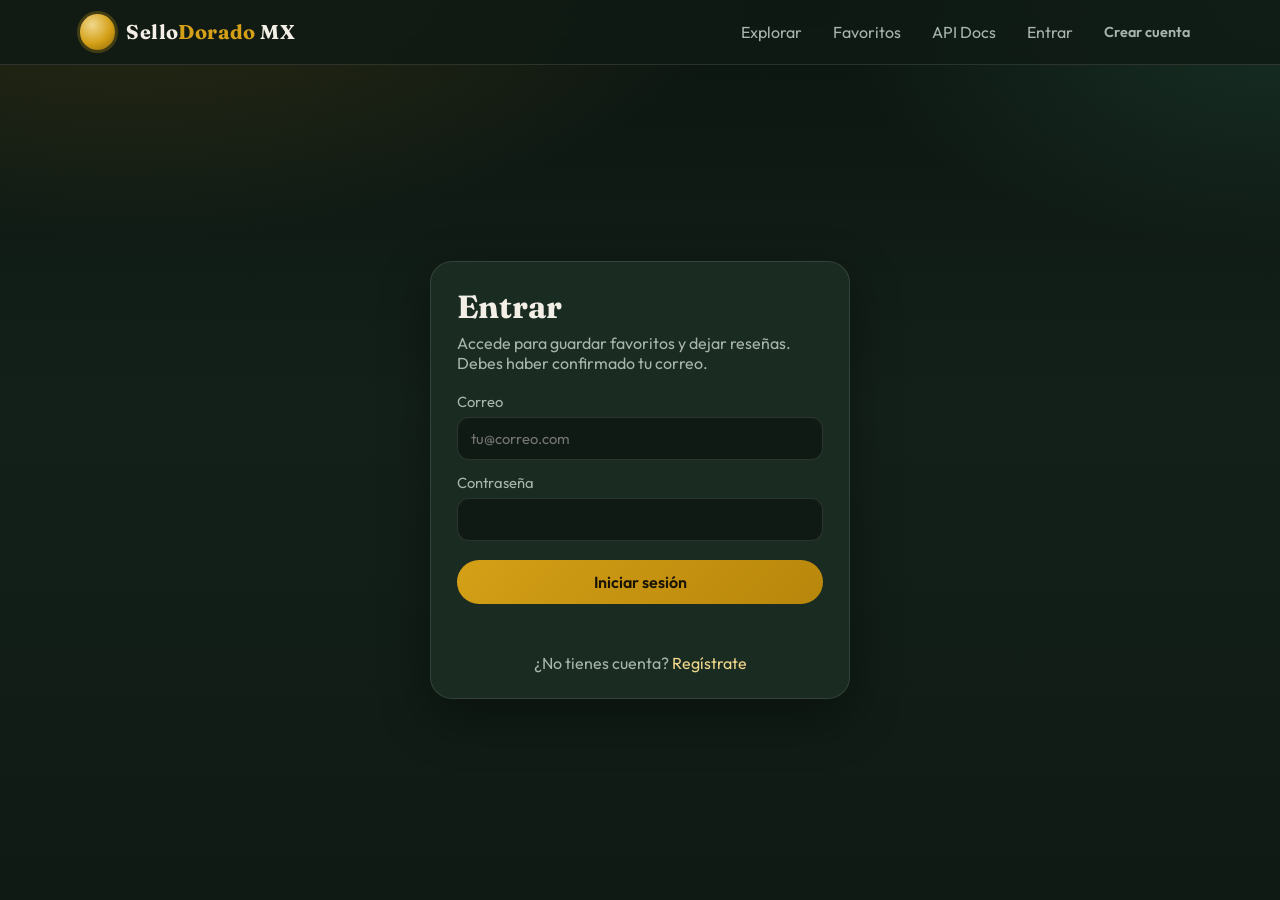
<file: admin.html>
<!DOCTYPE html>
<html lang="es">
<head>
  <meta charset="UTF-8" />
  <meta name="viewport" content="width=device-width, initial-scale=1" />
  <title>Admin · SelloDorado MX</title>
  <link rel="preconnect" href="https://fonts.googleapis.com" />
  <link rel="preconnect" href="https://fonts.gstatic.com" crossorigin />
  <link href="https://fonts.googleapis.com/css2?family=Fraunces:opsz,wght@9..144,600;9..144,700&family=Outfit:wght@400;500;600;700&display=swap" rel="stylesheet" />
  <link rel="stylesheet" href="css/styles.css?v=3" />
</head>
<body>
  <header class="site-header">
    <div class="container nav">
      <a class="brand" href="index.html">
        <span class="brand-mark" aria-hidden="true"></span>
        <span class="brand-name">Sello<span>Dorado</span> MX</span>
      </a>
      <nav class="nav-links" id="nav-links"></nav>
    </div>
  </header>

  <main class="container">
    <section class="hero" style="padding-bottom:1rem">
      <div class="hero-kicker">Administración</div>
      <h1 class="section-title">Panel admin</h1>
      <p class="muted">Aprueba comercios, verifica negocios y gestiona sellos.</p>
    </section>

    <div class="tabs">
      <button type="button" class="tab active" data-tab="merchants">Solicitudes comercio</button>
      <button type="button" class="tab" data-tab="pending">Negocios pendientes</button>
      <button type="button" class="tab" data-tab="deleted">Eliminados</button>
    </div>

    <section class="panel" id="tab-merchants"><p class="meta">Cargando...</p></section>
    <section class="panel" id="tab-pending" hidden><p class="meta">Cargando...</p></section>
    <section class="panel" id="tab-deleted" hidden><p class="meta">Cargando...</p></section>
  </main>

  <script src="js/config.js"></script>
  <script src="js/api.js?v=3"></script>
  <script src="js/admin.js?v=3"></script>
</body>
</html>
</file>
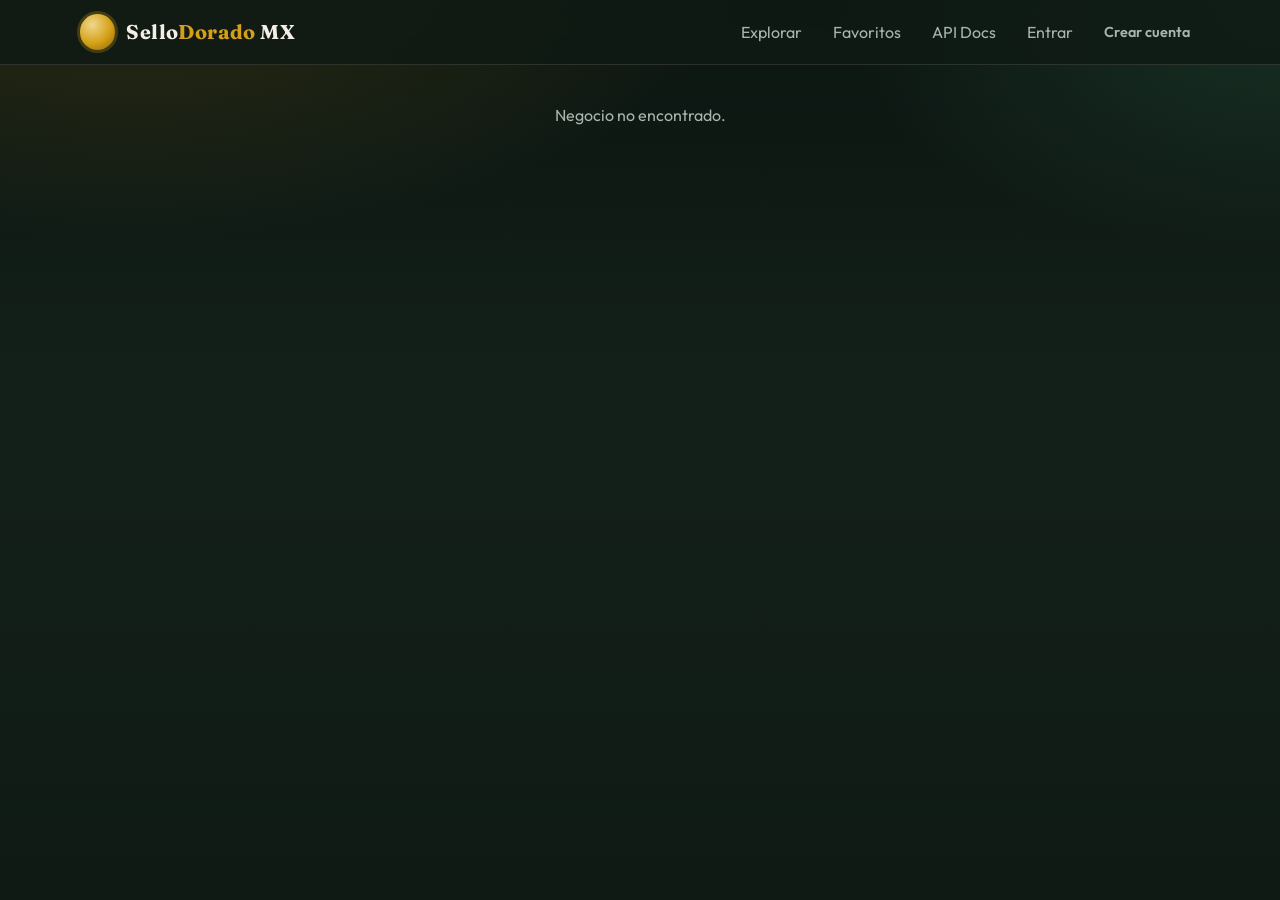
<file: detail.html>
<!DOCTYPE html>
<html lang="es">
<head>
  <meta charset="UTF-8" />
  <meta name="viewport" content="width=device-width, initial-scale=1" />
  <title>Detalle · SelloDorado MX</title>
  <link rel="preconnect" href="https://fonts.googleapis.com" />
  <link rel="preconnect" href="https://fonts.gstatic.com" crossorigin />
  <link href="https://fonts.googleapis.com/css2?family=Fraunces:opsz,wght@9..144,600;9..144,700&family=Outfit:wght@400;500;600;700&display=swap" rel="stylesheet" />
  <link rel="stylesheet" href="css/styles.css?v=3" />
</head>
<body>
  <header class="site-header">
    <div class="container nav">
      <a class="brand" href="index.html">
        <span class="brand-mark" aria-hidden="true"></span>
        <span class="brand-name">Sello<span>Dorado</span> MX</span>
      </a>
      <nav class="nav-links" id="nav-links"></nav>
    </div>
  </header>

  <main class="container" id="detail-root">
    <div class="state-box">Cargando negocio...</div>
  </main>

  <script src="js/config.js"></script>
  <script src="js/api.js?v=3"></script>
  <script src="js/chat-widget.js?v=4"></script>
  <script src="js/detail.js?v=4"></script>
</body>
</html>
</file>
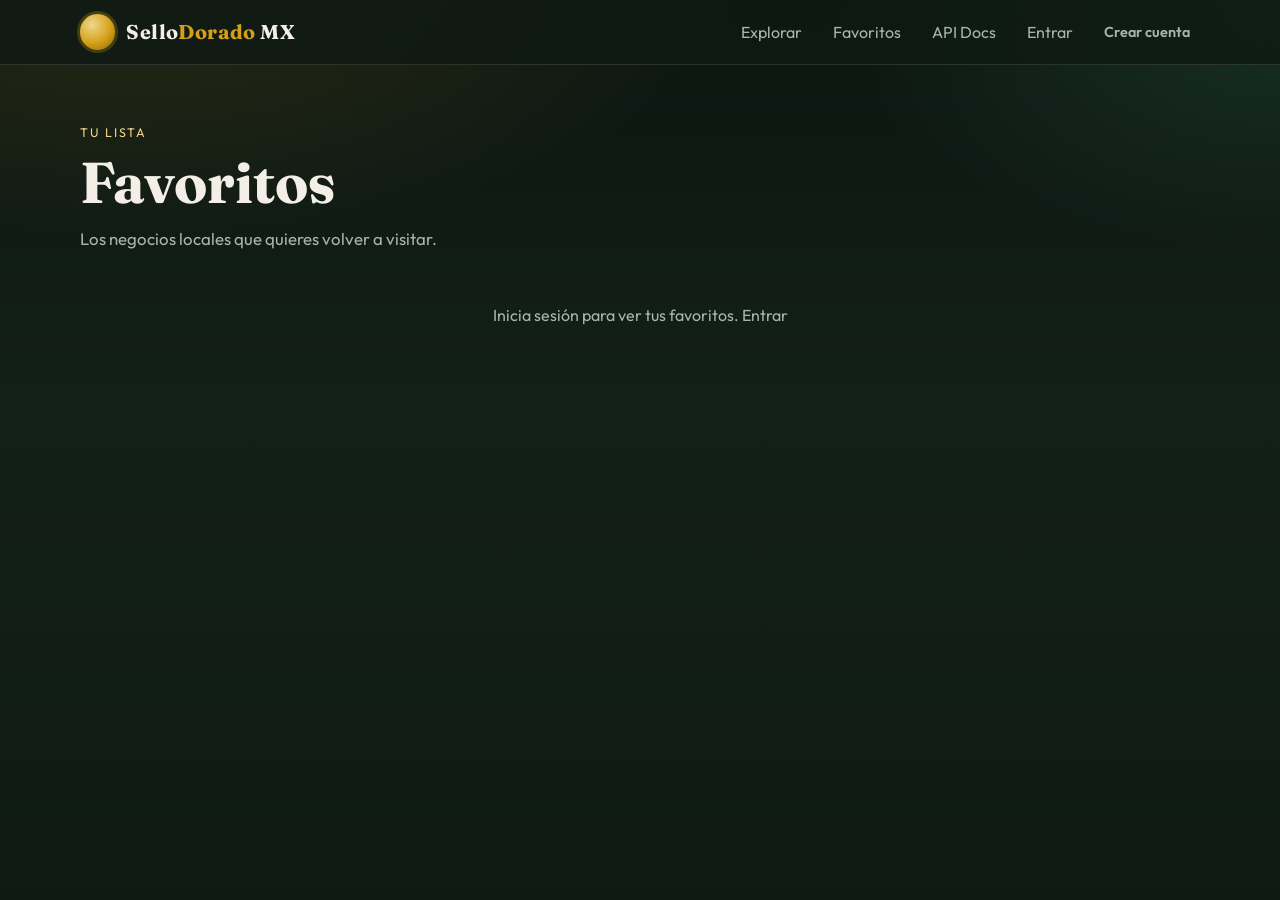
<file: favorites.html>
<!DOCTYPE html>
<html lang="es">
<head>
  <meta charset="UTF-8" />
  <meta name="viewport" content="width=device-width, initial-scale=1" />
  <title>Favoritos · SelloDorado MX</title>
  <link rel="preconnect" href="https://fonts.googleapis.com" />
  <link rel="preconnect" href="https://fonts.gstatic.com" crossorigin />
  <link href="https://fonts.googleapis.com/css2?family=Fraunces:opsz,wght@9..144,600;9..144,700&family=Outfit:wght@400;500;600;700&display=swap" rel="stylesheet" />
  <link rel="stylesheet" href="css/styles.css" />
</head>
<body>
  <header class="site-header">
    <div class="container nav">
      <a class="brand" href="index.html">
        <span class="brand-mark" aria-hidden="true"></span>
        <span class="brand-name">Sello<span>Dorado</span> MX</span>
      </a>
      <nav class="nav-links" id="nav-links"></nav>
    </div>
  </header>

  <main class="container">
    <section class="hero" style="padding-bottom:1rem">
      <div class="hero-kicker">Tu lista</div>
      <h1>Favoritos</h1>
      <p>Los negocios locales que quieres volver a visitar.</p>
    </section>
    <div class="state-box" id="list-state">Cargando...</div>
    <div class="grid" id="business-grid"></div>
  </main>

  <script src="js/config.js"></script>
  <script src="js/api.js"></script>
  <script src="js/favorites.js"></script>
</body>
</html>
</file>
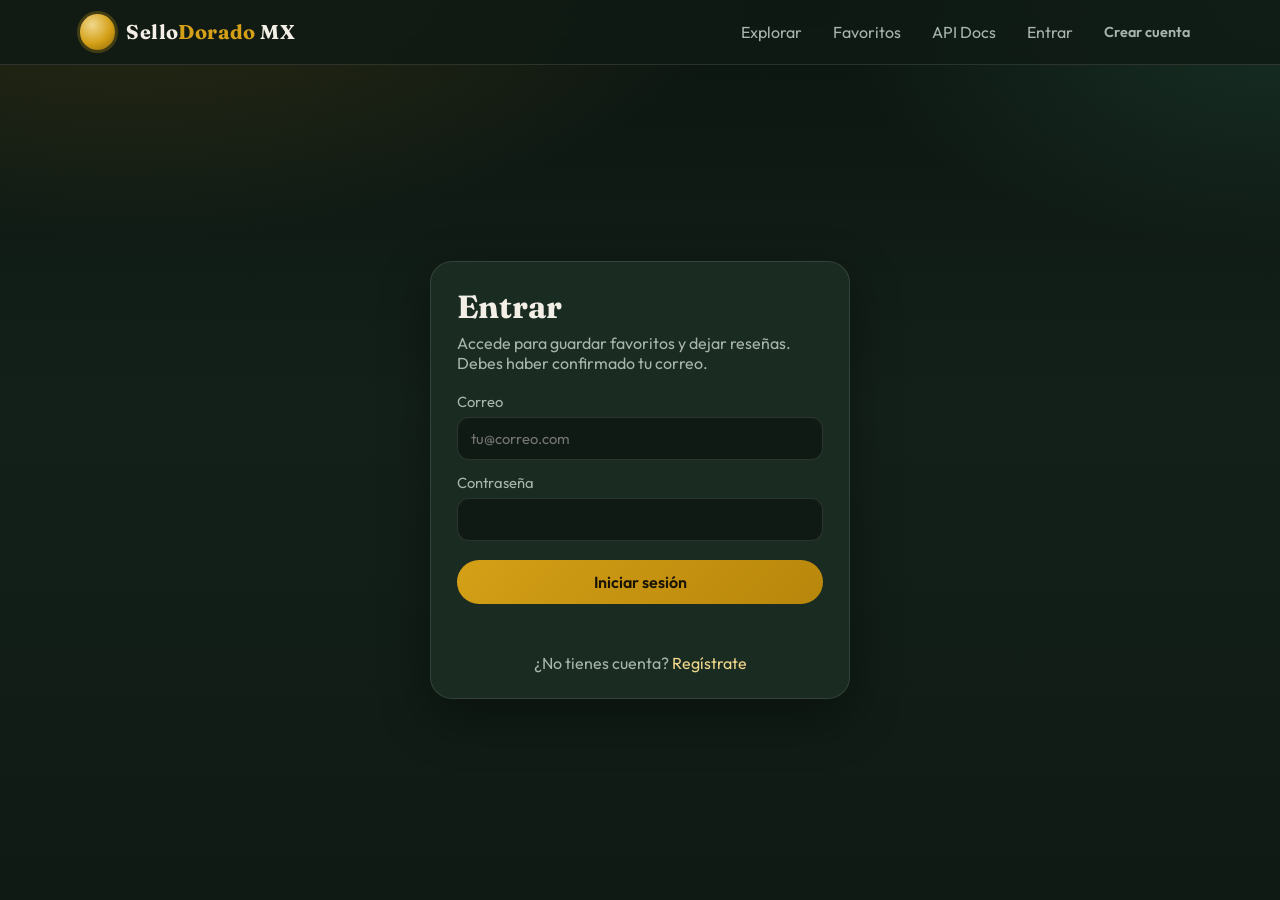
<file: login.html>
<!DOCTYPE html>
<html lang="es">
<head>
  <meta charset="UTF-8" />
  <meta name="viewport" content="width=device-width, initial-scale=1" />
  <title>Entrar · SelloDorado MX</title>
  <link rel="preconnect" href="https://fonts.googleapis.com" />
  <link rel="preconnect" href="https://fonts.gstatic.com" crossorigin />
  <link href="https://fonts.googleapis.com/css2?family=Fraunces:opsz,wght@9..144,600;9..144,700&family=Outfit:wght@400;500;600;700&display=swap" rel="stylesheet" />
  <link rel="stylesheet" href="css/styles.css" />
</head>
<body>
  <header class="site-header">
    <div class="container nav">
      <a class="brand" href="index.html">
        <span class="brand-mark" aria-hidden="true"></span>
        <span class="brand-name">Sello<span>Dorado</span> MX</span>
      </a>
      <nav class="nav-links" id="nav-links"></nav>
    </div>
  </header>

  <main class="auth-wrap">
    <div class="auth-card">
      <h1>Entrar</h1>
        <p>Accede para guardar favoritos y dejar reseñas. Debes haber confirmado tu correo.</p>
      <form class="form" id="login-form">
        <label>Correo
          <input id="email" type="email" required placeholder="tu@correo.com" />
        </label>
        <label>Contraseña
          <input id="password" type="password" required minlength="8" />
        </label>
        <button class="btn btn-primary" type="submit">Iniciar sesión</button>
        <div class="form-msg" id="form-msg"></div>
      </form>
      <div class="auth-switch">
        ¿No tienes cuenta? <a href="register.html">Regístrate</a>
      </div>
      <div id="resend-box" hidden style="margin-top:1rem;text-align:center">
        <button type="button" class="btn btn-ghost btn-sm" id="resend-btn">Reenviar correo de confirmación</button>
      </div>
    </div>
  </main>

  <script src="js/config.js"></script>
  <script src="js/api.js"></script>
  <script src="js/login.js"></script>
</body>
</html>
</file>
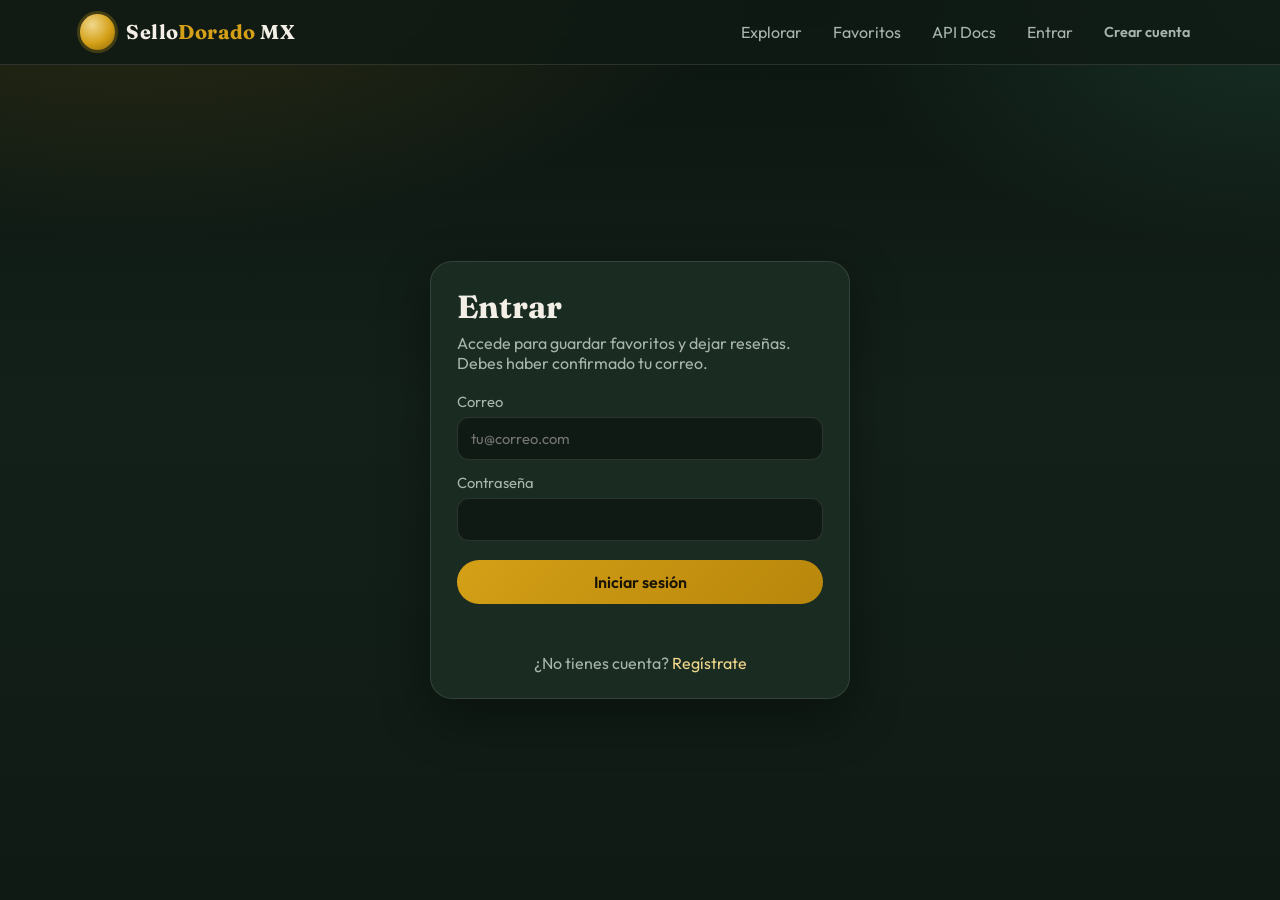
<file: merchant-apply.html>
<!DOCTYPE html>
<html lang="es">
<head>
  <meta charset="UTF-8" />
  <meta name="viewport" content="width=device-width, initial-scale=1" />
  <title>Ser comercio · SelloDorado MX</title>
  <link rel="preconnect" href="https://fonts.googleapis.com" />
  <link rel="preconnect" href="https://fonts.gstatic.com" crossorigin />
  <link href="https://fonts.googleapis.com/css2?family=Fraunces:opsz,wght@9..144,600;9..144,700&family=Outfit:wght@400;500;600;700&display=swap" rel="stylesheet" />
  <link rel="stylesheet" href="css/styles.css" />
</head>
<body>
  <header class="site-header">
    <div class="container nav">
      <a class="brand" href="index.html">
        <span class="brand-mark" aria-hidden="true"></span>
        <span class="brand-name">Sello<span>Dorado</span> MX</span>
      </a>
      <nav class="nav-links" id="nav-links"></nav>
    </div>
  </header>

  <main class="container">
    <section class="hero" style="padding-bottom:1rem">
      <div class="hero-kicker">Comerciantes</div>
      <h1 class="section-title">Solicitud de comercio</h1>
      <p class="muted">Debes enviar: CURP (18), teléfono (10 dígitos), identificación oficial y comprobante de domicilio. Un admin revisará tu solicitud.</p>
    </section>

    <section class="panel" id="status-panel"><p class="meta">Cargando estado...</p></section>

    <section class="panel" id="form-panel">
      <form class="form" id="apply-form">
        <label>CURP (18 caracteres)
          <input id="curp" maxlength="18" required />
        </label>
        <label>Teléfono (10 dígitos)
          <input id="phone" maxlength="10" pattern="[0-9]{10}" required />
        </label>
        <label>Identificación oficial (imagen)
          <input id="id-image" type="file" accept="image/*" required />
        </label>
        <label>Comprobante de domicilio (imagen)
          <input id="address-image" type="file" accept="image/*" required />
        </label>
        <button class="btn btn-primary" type="submit">Enviar solicitud</button>
        <div class="form-msg" id="form-msg"></div>
      </form>
    </section>
  </main>

  <script src="js/config.js"></script>
  <script src="js/api.js"></script>
  <script src="js/merchant-apply.js"></script>
</body>
</html>
</file>
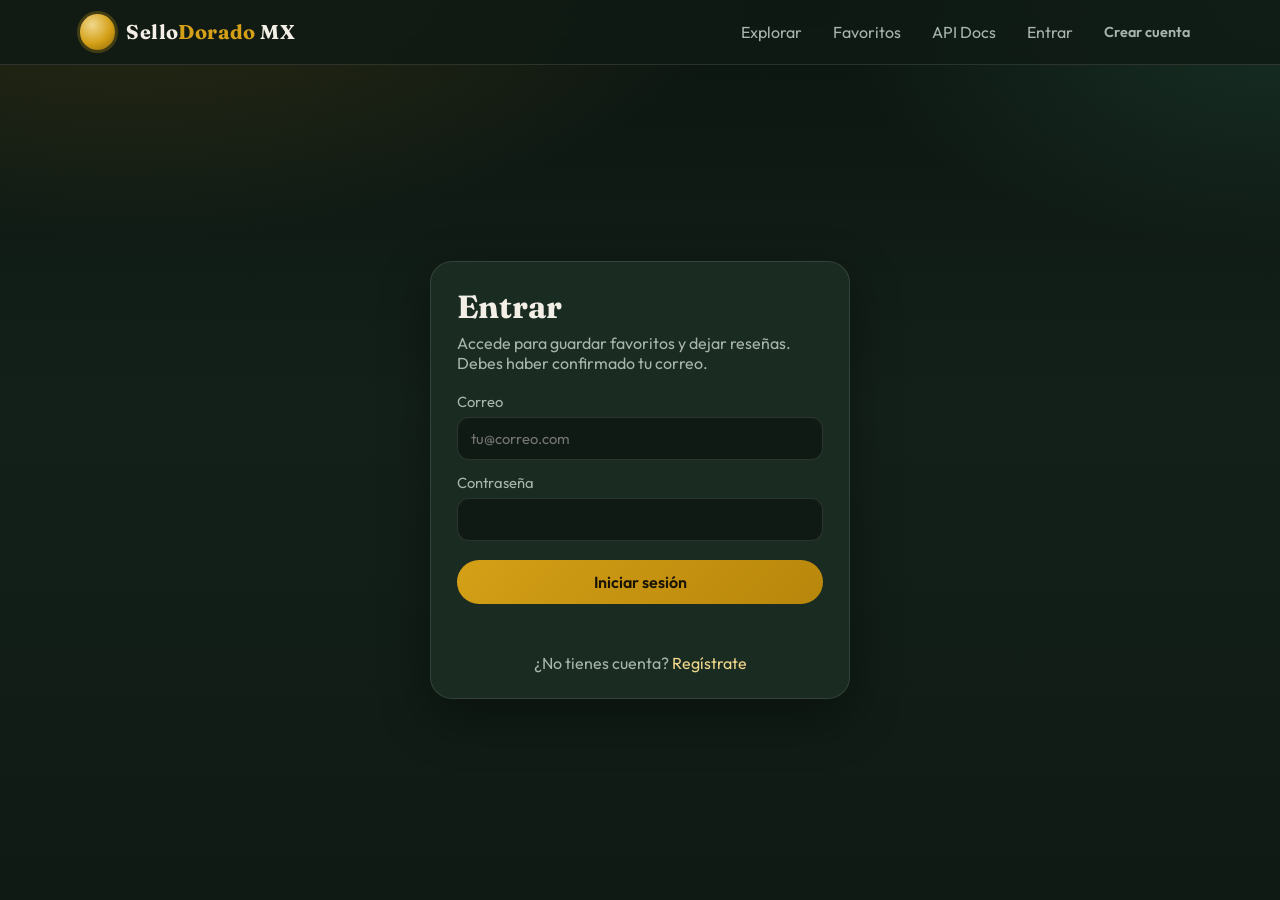
<file: merchant.html>
<!DOCTYPE html>
<html lang="es">
<head>
  <meta charset="UTF-8" />
  <meta name="viewport" content="width=device-width, initial-scale=1" />
  <title>Mis negocios · SelloDorado MX</title>
  <link rel="preconnect" href="https://fonts.googleapis.com" />
  <link rel="preconnect" href="https://fonts.gstatic.com" crossorigin />
  <link href="https://fonts.googleapis.com/css2?family=Fraunces:opsz,wght@9..144,600;9..144,700&family=Outfit:wght@400;500;600;700&display=swap" rel="stylesheet" />
  <link rel="stylesheet" href="css/styles.css?v=2" />
</head>
<body>
  <header class="site-header">
    <div class="container nav">
      <a class="brand" href="index.html">
        <span class="brand-mark" aria-hidden="true"></span>
        <span class="brand-name">Sello<span>Dorado</span> MX</span>
      </a>
      <nav class="nav-links" id="nav-links"></nav>
    </div>
  </header>

  <main class="container">
    <section class="hero" style="padding-bottom:1rem">
      <div class="hero-kicker">Panel comercio</div>
      <h1 class="section-title">Mis negocios</h1>
      <p class="muted">Crea negocios, productos, ofertas por nivel y consulta tu QR.</p>
    </section>

    <div class="tabs" id="tabs">
      <button type="button" class="tab active" data-tab="list">Lista</button>
      <button type="button" class="tab" data-tab="create">Nuevo negocio</button>
      <button type="button" class="tab" data-tab="products">Productos</button>
      <button type="button" class="tab" data-tab="qr">QR</button>
    </div>

    <section class="panel" id="tab-list"><p class="meta">Cargando...</p></section>
    <section class="panel" id="tab-create" hidden>
      <form class="form" id="business-form">
        <label>Nombre <input id="b-name" required /></label>
        <label>Descripción <textarea id="b-desc" rows="3" required></textarea></label>
        <label>Categoría <select id="b-category" required></select></label>
        <div class="split-2">
          <label>Latitud <input id="b-lat" type="number" step="any" required value="19.4326" /></label>
          <label>Longitud <input id="b-lon" type="number" step="any" required value="-99.1332" /></label>
        </div>
        <label>WhatsApp (10 dígitos) <input id="b-wa" maxlength="10" pattern="[0-9]{10}" required /></label>
        <label>Historia <textarea id="b-story" rows="2"></textarea></label>
        <div class="split-2">
          <label>Familias impactadas <input id="b-families" type="number" min="0" /></label>
          <label>Causa de impacto <input id="b-cause" /></label>
        </div>
        <label>Fotos <input id="b-photos" type="file" accept="image/*" multiple /></label>
        <label>Recompensas JSON (opcional)
          <textarea id="b-rewards" rows="3" placeholder='[{"offerText":"Postre gratis","requiredLevel":2}]'></textarea>
        </label>
        <button class="btn btn-primary" type="submit">Publicar negocio</button>
        <div class="form-msg" id="b-msg"></div>
      </form>
    </section>
    <section class="panel" id="tab-products" hidden>
      <form class="form" id="product-form">
        <label>Negocio <select id="p-business" required></select></label>
        <label>Nombre <input id="p-name" required /></label>
        <label>Descripción <textarea id="p-desc" rows="2" required></textarea></label>
        <label>Precio <input id="p-price" type="number" min="0" step="0.01" required /></label>
        <label>Fotos <input id="p-photos" type="file" accept="image/*" multiple /></label>
        <button class="btn btn-primary" type="submit">Agregar producto</button>
        <div class="form-msg" id="p-msg"></div>
      </form>
      <div id="products-list" style="margin-top:1rem"></div>
    </section>
    <section class="panel" id="tab-qr" hidden>
      <label class="form">Negocio
        <select id="qr-business"></select>
      </label>
      <button type="button" class="btn btn-primary" id="qr-load">Ver QR</button>
      <div id="qr-result" style="margin-top:1rem"></div>
    </section>
  </main>

  <script src="js/config.js"></script>
  <script src="js/api.js"></script>
  <script src="js/merchant.js"></script>
</body>
</html>
</file>
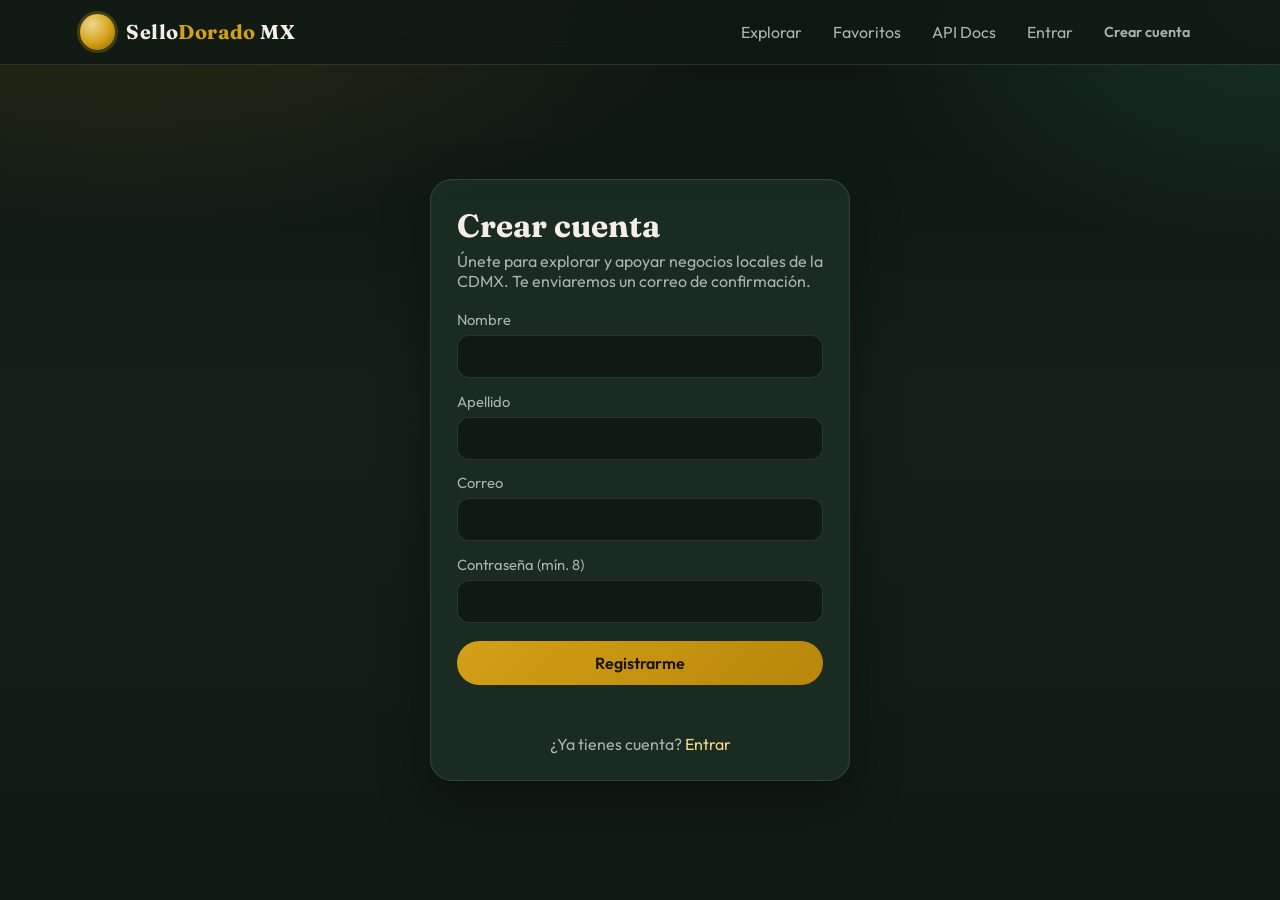
<file: register.html>
<!DOCTYPE html>
<html lang="es">
<head>
  <meta charset="UTF-8" />
  <meta name="viewport" content="width=device-width, initial-scale=1" />
  <title>Crear cuenta · SelloDorado MX</title>
  <link rel="preconnect" href="https://fonts.googleapis.com" />
  <link rel="preconnect" href="https://fonts.gstatic.com" crossorigin />
  <link href="https://fonts.googleapis.com/css2?family=Fraunces:opsz,wght@9..144,600;9..144,700&family=Outfit:wght@400;500;600;700&display=swap" rel="stylesheet" />
  <link rel="stylesheet" href="css/styles.css" />
</head>
<body>
  <header class="site-header">
    <div class="container nav">
      <a class="brand" href="index.html">
        <span class="brand-mark" aria-hidden="true"></span>
        <span class="brand-name">Sello<span>Dorado</span> MX</span>
      </a>
      <nav class="nav-links" id="nav-links"></nav>
    </div>
  </header>

  <main class="auth-wrap">
    <div class="auth-card">
      <h1>Crear cuenta</h1>
      <p>Únete para explorar y apoyar negocios locales de la CDMX. Te enviaremos un correo de confirmación.</p>
      <form class="form" id="register-form">
        <label>Nombre
          <input id="name" type="text" required />
        </label>
        <label>Apellido
          <input id="lastname" type="text" required />
        </label>
        <label>Correo
          <input id="email" type="email" required />
        </label>
        <label>Contraseña (mín. 8)
          <input id="password" type="password" required minlength="8" />
        </label>
        <button class="btn btn-primary" type="submit">Registrarme</button>
        <div class="form-msg" id="form-msg"></div>
      </form>
      <div class="auth-switch">
        ¿Ya tienes cuenta? <a href="login.html">Entrar</a>
      </div>
    </div>
  </main>

  <script src="js/config.js"></script>
  <script src="js/api.js"></script>
  <script src="js/register.js"></script>
</body>
</html>
</file>
<file: css/styles.css>
:root {
  --bg: #0f1a14;
  --bg-soft: #16241c;
  --surface: #1c2e24;
  --surface-2: #243a2e;
  --ink: #f3efe6;
  --muted: #a8b5ad;
  --gold: #d4a017;
  --gold-soft: #f0d78c;
  --accent: #2f6b4f;
  --accent-2: #3d8f68;
  --danger: #c45c4a;
  --ok: #3d8f68;
  --line: rgba(243, 239, 230, 0.12);
  --shadow: 0 18px 50px rgba(0, 0, 0, 0.35);
  --radius: 18px;
  --font-display: "Fraunces", Georgia, serif;
  --font-body: "Outfit", system-ui, sans-serif;
  --max: 1120px;
}

*,
*::before,
*::after {
  box-sizing: border-box;
}

html {
  scroll-behavior: smooth;
}

body {
  margin: 0;
  min-height: 100vh;
  font-family: var(--font-body);
  color: var(--ink);
  background:
    radial-gradient(1200px 600px at 10% -10%, rgba(212, 160, 23, 0.18), transparent 55%),
    radial-gradient(900px 500px at 100% 0%, rgba(61, 143, 104, 0.22), transparent 50%),
    linear-gradient(180deg, #0c1511 0%, #132019 45%, #0f1a14 100%);
  background-attachment: fixed;
}

a {
  color: inherit;
  text-decoration: none;
}

img {
  max-width: 100%;
  display: block;
}

button,
input,
textarea,
select {
  font: inherit;
}

.container {
  width: min(100% - 2rem, var(--max));
  margin-inline: auto;
}

/* Header */
.site-header {
  position: sticky;
  top: 0;
  z-index: 40;
  backdrop-filter: blur(14px);
  background: rgba(15, 26, 20, 0.82);
  border-bottom: 1px solid var(--line);
}

.nav {
  display: flex;
  align-items: center;
  justify-content: space-between;
  gap: 1rem;
  padding: 0.9rem 0;
}

.brand {
  display: flex;
  align-items: center;
  gap: 0.7rem;
}

.brand-mark {
  width: 2.2rem;
  height: 2.2rem;
  border-radius: 50%;
  background:
    radial-gradient(circle at 35% 30%, var(--gold-soft), var(--gold) 55%, #8a6508 100%);
  box-shadow: 0 0 0 3px rgba(212, 160, 23, 0.25);
  animation: seal-glow 3.5s ease-in-out infinite;
}

.brand-name {
  font-family: var(--font-display);
  font-weight: 700;
  font-size: 1.25rem;
  letter-spacing: 0.02em;
}

.brand-name span {
  color: var(--gold);
}

.nav-links {
  display: flex;
  align-items: center;
  gap: 0.75rem;
  flex-wrap: wrap;
}

.nav-links a,
.nav-links button {
  color: var(--muted);
  background: none;
  border: 0;
  cursor: pointer;
  padding: 0.4rem 0.6rem;
}

.nav-links a:hover,
.nav-links button:hover {
  color: var(--ink);
}

/* Hero */
.hero {
  padding: 3.5rem 0 2rem;
  animation: rise 0.8s ease both;
}

.hero-kicker {
  display: inline-block;
  color: var(--gold-soft);
  letter-spacing: 0.14em;
  text-transform: uppercase;
  font-size: 0.78rem;
  margin-bottom: 0.8rem;
}

.hero h1 {
  font-family: var(--font-display);
  font-size: clamp(2.2rem, 5vw, 3.6rem);
  line-height: 1.05;
  margin: 0 0 0.9rem;
  max-width: 14ch;
}

.hero p {
  margin: 0;
  color: var(--muted);
  max-width: 42ch;
  font-size: 1.05rem;
}

.hero-actions {
  display: flex;
  gap: 0.75rem;
  flex-wrap: wrap;
  margin-top: 1.5rem;
}

/* Buttons */
.btn {
  display: inline-flex;
  align-items: center;
  justify-content: center;
  gap: 0.4rem;
  border: 0;
  border-radius: 999px;
  padding: 0.75rem 1.2rem;
  cursor: pointer;
  font-weight: 600;
  transition: transform 0.2s ease, background 0.2s ease, color 0.2s ease;
}

.btn:hover {
  transform: translateY(-1px);
}

.btn-primary {
  background: linear-gradient(135deg, var(--gold), #b8860b);
  color: #1a1405;
}

.btn-ghost {
  background: transparent;
  color: var(--ink);
  border: 1px solid var(--line);
}

.btn-danger {
  background: var(--danger);
  color: white;
}

.btn-sm {
  padding: 0.45rem 0.9rem;
  font-size: 0.9rem;
}

/* Filters */
.toolbar {
  display: flex;
  flex-wrap: wrap;
  gap: 0.75rem;
  align-items: center;
  margin: 1.5rem 0 1rem;
}

.chip-row {
  display: flex;
  flex-wrap: wrap;
  gap: 0.5rem;
}

.chip {
  border: 1px solid var(--line);
  background: rgba(255, 255, 255, 0.03);
  color: var(--muted);
  border-radius: 999px;
  padding: 0.45rem 0.9rem;
  cursor: pointer;
  transition: 0.2s ease;
}

.chip:hover,
.chip.active {
  color: #1a1405;
  background: var(--gold);
  border-color: var(--gold);
}

.search {
  flex: 1;
  min-width: 200px;
  background: var(--surface);
  border: 1px solid var(--line);
  border-radius: 999px;
  color: var(--ink);
  padding: 0.7rem 1rem;
}

.search:focus {
  outline: 2px solid rgba(212, 160, 23, 0.45);
  border-color: transparent;
}

/* Grid */
.grid {
  display: grid;
  grid-template-columns: repeat(auto-fill, minmax(260px, 1fr));
  gap: 1.1rem;
  padding-bottom: 3rem;
}

.business-card {
  display: flex;
  flex-direction: column;
  background: linear-gradient(180deg, var(--surface), var(--bg-soft));
  border: 1px solid var(--line);
  border-radius: var(--radius);
  overflow: hidden;
  box-shadow: var(--shadow);
  transition: transform 0.25s ease, border-color 0.25s ease;
  animation: rise 0.6s ease both;
}

.business-card:hover {
  transform: translateY(-4px);
  border-color: rgba(212, 160, 23, 0.45);
}

.card-media {
  height: 150px;
  background:
    linear-gradient(135deg, rgba(47, 107, 79, 0.65), rgba(212, 160, 23, 0.35)),
    url("data:image/svg+xml,%3Csvg xmlns='http://www.w3.org/2000/svg' width='160' height='160' viewBox='0 0 40 40'%3E%3Cg fill='%23ffffff' fill-opacity='0.06'%3E%3Cpath d='M0 0h20v20H0V0zm20 20h20v20H20V20z'/%3E%3C/g%3E%3C/svg%3E");
  background-size: cover, 24px 24px;
  position: relative;
}

.card-badges {
  position: absolute;
  top: 0.7rem;
  left: 0.7rem;
  display: flex;
  gap: 0.35rem;
  flex-wrap: wrap;
}

.badge {
  font-size: 0.72rem;
  font-weight: 700;
  letter-spacing: 0.04em;
  text-transform: uppercase;
  padding: 0.28rem 0.55rem;
  border-radius: 999px;
  background: rgba(15, 26, 20, 0.8);
  color: var(--gold-soft);
}

.badge-ok {
  color: #b8f0d0;
}

.card-body {
  padding: 1rem 1.1rem 1.2rem;
  display: flex;
  flex-direction: column;
  gap: 0.45rem;
  flex: 1;
}

.card-body h3 {
  margin: 0;
  font-family: var(--font-display);
  font-size: 1.2rem;
}

.meta {
  color: var(--muted);
  font-size: 0.9rem;
}

.rating {
  color: var(--gold-soft);
  font-weight: 600;
}

/* Detail */
.detail-hero {
  padding: 2.2rem 0 1rem;
  animation: rise 0.7s ease both;
}

.detail-hero h1 {
  font-family: var(--font-display);
  font-size: clamp(2rem, 4vw, 3rem);
  margin: 0.4rem 0;
}

.detail-actions {
  display: flex;
  flex-wrap: wrap;
  gap: 0.6rem;
  margin-top: 1rem;
}

.panel {
  background: rgba(28, 46, 36, 0.72);
  border: 1px solid var(--line);
  border-radius: var(--radius);
  padding: 1.2rem;
  margin-bottom: 1rem;
}

.panel h2 {
  font-family: var(--font-display);
  font-size: 1.35rem;
  margin: 0 0 0.8rem;
}

.product-list,
.rating-list {
  display: grid;
  gap: 0.75rem;
}

.product-item,
.rating-item {
  padding: 0.85rem 1rem;
  border-radius: 12px;
  background: rgba(255, 255, 255, 0.03);
  border: 1px solid var(--line);
}

.product-item strong {
  display: block;
  margin-bottom: 0.2rem;
}

.price {
  color: var(--gold-soft);
  font-weight: 700;
}

/* Auth */
.auth-wrap {
  min-height: calc(100vh - 70px);
  display: grid;
  place-items: center;
  padding: 2rem 0;
}

.auth-card {
  width: min(100%, 420px);
  background: rgba(28, 46, 36, 0.88);
  border: 1px solid var(--line);
  border-radius: 22px;
  padding: 1.6rem;
  box-shadow: var(--shadow);
  animation: rise 0.6s ease both;
}

.auth-card h1 {
  font-family: var(--font-display);
  margin: 0 0 0.4rem;
}

.auth-card p {
  color: var(--muted);
  margin: 0 0 1.2rem;
}

.form {
  display: grid;
  gap: 0.85rem;
}

.form label {
  display: grid;
  gap: 0.35rem;
  font-size: 0.92rem;
  color: var(--muted);
}

.form input,
.form textarea,
.form select {
  width: 100%;
  border-radius: 12px;
  border: 1px solid var(--line);
  background: var(--bg);
  color: var(--ink);
  padding: 0.7rem 0.85rem;
}

.form input:focus,
.form textarea:focus,
.form select:focus {
  outline: 2px solid rgba(212, 160, 23, 0.4);
  border-color: transparent;
}

.form .btn {
  width: 100%;
  margin-top: 0.3rem;
}

.form-msg {
  min-height: 1.2rem;
  font-size: 0.9rem;
}

.form-msg.error {
  color: #ffb4a8;
}

.form-msg.ok {
  color: #b8f0d0;
}

.auth-switch {
  margin-top: 1rem;
  text-align: center;
  color: var(--muted);
}

.auth-switch a {
  color: var(--gold-soft);
}

/* Empty / loading */
.state-box {
  text-align: center;
  color: var(--muted);
  padding: 2.5rem 1rem;
}

.footer {
  border-top: 1px solid var(--line);
  padding: 1.4rem 0 2rem;
  color: var(--muted);
  font-size: 0.9rem;
}

.footer a {
  color: var(--gold-soft);
}

/* Chat widget */
#chat-widget-container {
  position: fixed;
  right: 1.1rem;
  bottom: 1.1rem;
  z-index: 9999;
  font-family: var(--font-body);
}

.chat-bubble {
  width: 58px;
  height: 58px;
  border-radius: 50%;
  border: 0;
  cursor: pointer;
  background: linear-gradient(145deg, var(--gold), #a67c00);
  color: #1a1405;
  font-size: 1.4rem;
  box-shadow: var(--shadow);
  transition: transform 0.2s ease;
}

.chat-bubble:hover {
  transform: scale(1.05);
}

.chat-panel {
  width: min(92vw, 340px);
  height: 440px;
  margin-bottom: 0.7rem;
  display: none;
  flex-direction: column;
  background: #132019;
  border: 1px solid var(--line);
  border-radius: 18px;
  overflow: hidden;
  box-shadow: var(--shadow);
}

.chat-panel.open {
  display: flex;
  animation: rise 0.35s ease both;
}

.chat-header {
  padding: 0.85rem 1rem;
  background: var(--surface);
  display: flex;
  justify-content: space-between;
  align-items: center;
  border-bottom: 1px solid var(--line);
}

.chat-header strong {
  font-family: var(--font-display);
}

.chat-close {
  background: none;
  border: 0;
  color: var(--muted);
  cursor: pointer;
  font-size: 1.2rem;
}

.chat-messages {
  flex: 1;
  overflow-y: auto;
  padding: 0.9rem;
  display: flex;
  flex-direction: column;
  gap: 0.55rem;
}

.msg {
  max-width: 85%;
  padding: 0.65rem 0.8rem;
  border-radius: 14px;
  font-size: 0.92rem;
  line-height: 1.35;
}

.msg.bot {
  align-self: flex-start;
  background: var(--surface-2);
}

.msg.user {
  align-self: flex-end;
  background: rgba(212, 160, 23, 0.2);
  border: 1px solid rgba(212, 160, 23, 0.35);
}

.chat-wa {
  margin: 0 0.9rem 0.5rem;
  display: none;
}

.chat-wa.show {
  display: block;
}

.chat-wa a {
  display: block;
  text-align: center;
  background: #25d366;
  color: #073b1d;
  font-weight: 700;
  padding: 0.7rem;
  border-radius: 12px;
}

.chat-input-row {
  display: flex;
  gap: 0.4rem;
  padding: 0.7rem;
  border-top: 1px solid var(--line);
}

.chat-input-row input {
  flex: 1;
  border-radius: 999px;
  border: 1px solid var(--line);
  background: var(--bg);
  color: var(--ink);
  padding: 0.6rem 0.9rem;
}

.chat-input-row button {
  border: 0;
  border-radius: 999px;
  background: var(--gold);
  color: #1a1405;
  font-weight: 700;
  padding: 0 0.95rem;
  cursor: pointer;
}

@keyframes rise {
  from {
    opacity: 0;
    transform: translateY(12px);
  }
  to {
    opacity: 1;
    transform: translateY(0);
  }
}

@keyframes seal-glow {
  0%,
  100% {
    box-shadow: 0 0 0 3px rgba(212, 160, 23, 0.2);
  }
  50% {
    box-shadow: 0 0 0 6px rgba(212, 160, 23, 0.35);
  }
}

.badge-danger {
  color: #ffb4a8;
}

.progress-bar {
  height: 10px;
  border-radius: 999px;
  background: rgba(255, 255, 255, 0.08);
  overflow: hidden;
  margin: 0.5rem 0;
}

.progress-bar > span {
  display: block;
  height: 100%;
  background: linear-gradient(90deg, var(--accent-2), var(--gold));
}

.table-wrap {
  overflow-x: auto;
}

.data-table {
  width: 100%;
  border-collapse: collapse;
  font-size: 0.92rem;
}

.data-table th,
.data-table td {
  text-align: left;
  padding: 0.7rem 0.55rem;
  border-bottom: 1px solid var(--line);
  vertical-align: top;
}

.data-table th {
  color: var(--muted);
  font-weight: 600;
}

.tabs {
  display: flex;
  flex-wrap: wrap;
  gap: 0.5rem;
  margin: 1rem 0 1.25rem;
}

.tabs .tab,
button.tab {
  border: 1px solid rgba(243, 239, 230, 0.22);
  background: rgba(28, 46, 36, 0.9);
  color: #a8b5ad;
  border-radius: 999px;
  padding: 0.55rem 1.05rem;
  cursor: pointer;
  font-family: var(--font-body);
  font-weight: 600;
  font-size: 0.92rem;
  transition: background 0.2s ease, color 0.2s ease, border-color 0.2s ease;
}

.tabs .tab:hover,
button.tab:hover {
  color: #f3efe6;
  border-color: rgba(212, 160, 23, 0.45);
}

.tabs .tab.active,
button.tab.active {
  background: linear-gradient(135deg, #d4a017, #b8860b);
  color: #1a1405;
  border-color: #d4a017;
}

.doc-preview {
  display: grid;
  grid-template-columns: repeat(auto-fit, minmax(180px, 1fr));
  gap: 0.75rem;
  margin-top: 0.75rem;
}

.doc-preview figure {
  margin: 0;
  background: rgba(0, 0, 0, 0.25);
  border: 1px solid var(--line);
  border-radius: 12px;
  overflow: hidden;
  min-height: 320px;
  display: flex;
  flex-direction: column;
}

.doc-preview img {
  width: 100%;
  height: auto;
  max-height: 480px;
  object-fit: contain;
  object-position: center top;
  background: #0c1511;
  flex: 1;
  cursor: zoom-in;
}

.doc-preview figcaption {
  padding: 0.4rem 0.55rem;
  font-size: 0.75rem;
  color: var(--muted);
}

.doc-preview .doc-loading {
  display: grid;
  place-items: center;
  height: 320px;
  color: var(--muted);
  font-size: 0.85rem;
}

.merchant-card {
  border: 1px solid var(--line);
  border-radius: 14px;
  padding: 1rem;
  margin-bottom: 0.85rem;
  background: rgba(255, 255, 255, 0.02);
}

.split-2 {
  display: grid;
  gap: 1rem;
  grid-template-columns: repeat(auto-fit, minmax(280px, 1fr));
}

.stack {
  display: grid;
  gap: 0.75rem;
}

.inline-actions {
  display: flex;
  flex-wrap: wrap;
  gap: 0.4rem;
}

.qr-box {
  font-family: ui-monospace, monospace;
  font-size: 0.82rem;
  word-break: break-all;
  background: rgba(0, 0, 0, 0.25);
  border: 1px solid var(--line);
  border-radius: 12px;
  padding: 0.85rem;
}

.muted {
  color: var(--muted);
}

.section-title {
  font-family: var(--font-display);
  font-size: 1.5rem;
  margin: 0 0 0.35rem;
}

@media (max-width: 640px) {
  .hero {
    padding-top: 2.2rem;
  }

  .nav-links a.docs-link {
    display: none;
  }
}
</file>
